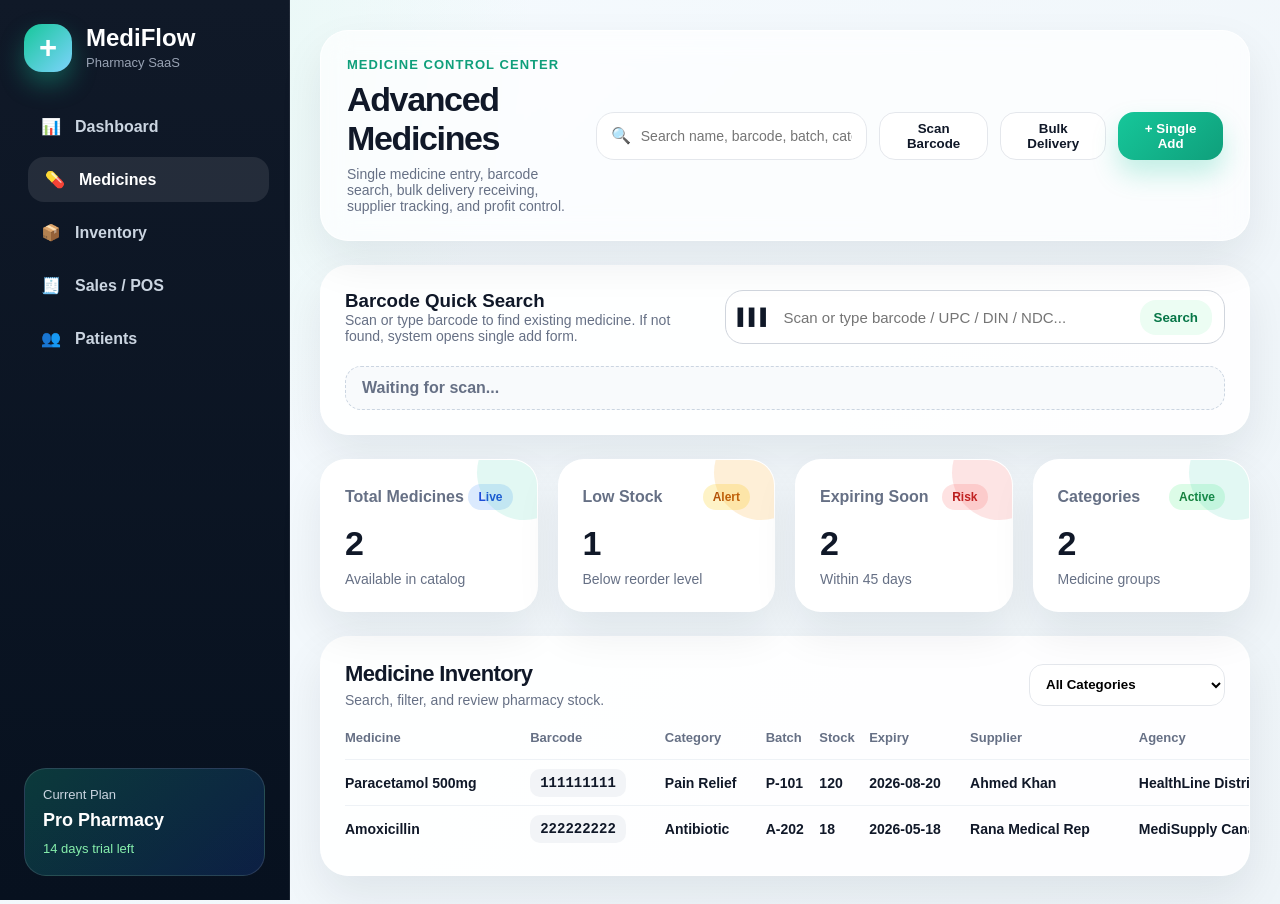
<file: frontend/medicines.html>
<!DOCTYPE html>
<html lang="en">
<head>
  <meta charset="UTF-8" />
  <meta name="viewport" content="width=device-width, initial-scale=1.0" />

  <title>MediFlow SaaS | Medicines v3</title>

  <link rel="stylesheet" href="assets/css/dashboard.css" />
  <link rel="stylesheet" href="assets/css/medicines.css" />
</head>

<body>
  <div class="app-shell">

    <aside class="sidebar">
      <div class="brand">
        <div class="brand-icon">+</div>
        <div>
          <h2>MediFlow</h2>
          <p>Pharmacy SaaS</p>
        </div>
      </div>

      <nav class="nav-menu">
        <a class="nav-link" href="index.html"><span>📊</span>Dashboard</a>
        <a class="nav-link active" href="medicines.html"><span>💊</span>Medicines</a>
        <a class="nav-link" href="inventory.html"><span>📦</span>Inventory</a>
        <a class="nav-link" href="sales.html"><span>🧾</span>Sales / POS</a>
        <a class="nav-link" href="patients.html"><span>👥</span>Patients</a>
      </nav>

      <div class="sidebar-card">
        <p>Current Plan</p>
        <h3>Pro Pharmacy</h3>
        <span>14 days trial left</span>
      </div>
    </aside>

    <main class="main-content">

      <header class="topbar">
        <div>
          <p class="eyebrow">Medicine Control Center</p>
          <h1>Advanced Medicines</h1>
          <p class="muted">Single medicine entry, barcode search, bulk delivery receiving, supplier tracking, and profit control.</p>
        </div>

        <div class="top-actions">
          <div class="search-box">
            <span>🔍</span>
            <input id="medicineSearch" type="text" placeholder="Search name, barcode, batch, category..." />
          </div>

          <button class="ghost-btn" id="scanFocusBtn">Scan Barcode</button>
          <button class="ghost-btn" id="openBulkReceiving">Bulk Delivery</button>
          <button class="primary-btn" id="openAddMedicine">+ Single Add</button>
        </div>
      </header>

      <section class="barcode-panel panel">
        <div>
          <h3>Barcode Quick Search</h3>
          <p class="muted">Scan or type barcode to find existing medicine. If not found, system opens single add form.</p>
        </div>

        <div class="barcode-input-wrap">
          <span>▌▌▌</span>
          <input id="barcodeScannerInput" type="text" placeholder="Scan or type barcode / UPC / DIN / NDC..." />
          <button class="small-btn" id="barcodeSearchBtn">Search</button>
        </div>

        <p class="scan-result" id="scanResult">Waiting for scan...</p>
      </section>

      <section class="kpi-grid">
        <div class="kpi-card">
          <div class="kpi-top">
            <p>Total Medicines</p>
            <span class="pill blue">Live</span>
          </div>
          <h2 id="totalMedicines">0</h2>
          <p class="muted">Available in catalog</p>
        </div>

        <div class="kpi-card warning">
          <div class="kpi-top">
            <p>Low Stock</p>
            <span class="pill orange">Alert</span>
          </div>
          <h2 id="lowStockCount">0</h2>
          <p class="muted">Below reorder level</p>
        </div>

        <div class="kpi-card danger">
          <div class="kpi-top">
            <p>Expiring Soon</p>
            <span class="pill red">Risk</span>
          </div>
          <h2 id="expiringCount">0</h2>
          <p class="muted">Within 45 days</p>
        </div>

        <div class="kpi-card">
          <div class="kpi-top">
            <p>Categories</p>
            <span class="pill green">Active</span>
          </div>
          <h2 id="categoryCount">0</h2>
          <p class="muted">Medicine groups</p>
        </div>
      </section>

      <section class="panel medicine-panel">
        <div class="panel-header">
          <div>
            <h3>Medicine Inventory</h3>
            <p class="muted">Search, filter, and review pharmacy stock.</p>
          </div>

          <select id="categoryFilter">
            <option value="all">All Categories</option>
          </select>
        </div>

        <table>
          <thead>
            <tr>
              <th>Medicine</th>
              <th>Barcode</th>
              <th>Category</th>
              <th>Batch</th>
              <th>Stock</th>
              <th>Expiry</th>
              <th>Supplier</th>
              <th>Agency</th>
              <th>Company</th>
              <th>Cost</th>
              <th>Sell</th>
              <th>Profit</th>
              <th>Status</th>
            </tr>
          </thead>

          <tbody id="medicineTableBody"></tbody>
        </table>
      </section>

    </main>
  </div>

  <!-- Single Add Modal -->
  <div class="modal-overlay" id="medicineModal">
    <div class="modal large-modal">
      <div class="modal-header">
        <div>
          <h2>Single Add Medicine</h2>
          <p class="muted">Add one medicine manually or from barcode search.</p>
        </div>
        <button id="closeAddMedicine">×</button>
      </div>

      <form id="medicineForm">
        <div class="form-grid">
          <label>
            Medicine Name
            <input id="medicineName" type="text" required placeholder="Example: Paracetamol 500mg" />
          </label>

          <label>
            Barcode / UPC / DIN / NDC
            <input id="medicineBarcode" type="text" placeholder="Example: 062600123456" />
          </label>

          <label>
            Category
            <select id="medicineCategory" required></select>
          </label>

          <label>
            Add New Category
            <input id="newCategoryInput" type="text" placeholder="Example: Respiratory" />
          </label>

          <label>
            Batch Number
            <input id="medicineBatch" type="text" required placeholder="Example: B-204" />
          </label>

          <label>
            Stock Quantity
            <input id="medicineStock" type="number" required min="0" placeholder="Example: 120" />
          </label>

          <label>
            Reorder Level
            <input id="medicineReorderLevel" type="number" required min="0" value="20" />
          </label>

          <label>
            Expiry Date
            <input id="medicineExpiry" type="date" required />
          </label>

          <label>
            Supplier / Medical Rep Name
            <input id="medicineSupplier" type="text" placeholder="Example: Ahmed Khan" />
          </label>

          <label>
            Agency / Distributor Name
            <input id="medicineAgency" type="text" placeholder="Example: MedSupply Canada" />
          </label>

          <label>
            Company / Manufacturer
            <input id="medicineCompany" type="text" placeholder="Example: Pfizer" />
          </label>

          <label>
            Cost Price / Buying Price
            <input id="medicineCostPrice" type="number" step="0.01" min="0" placeholder="Example: 5.50" />
          </label>

          <label>
            Selling Price
            <input id="medicinePrice" type="number" step="0.01" min="0" placeholder="Example: 12.99" />
          </label>
        </div>

        <button class="primary-btn form-submit" type="submit">Save Medicine</button>
      </form>
    </div>
  </div>

  <!-- Bulk Delivery Receiving Modal -->
  <div class="modal-overlay" id="bulkReceivingModal">
    <div class="modal xlarge-modal">
      <div class="modal-header">
        <div>
          <h2>Bulk Delivery Receiving</h2>
          <p class="muted">Scan delivery medicines, verify bill, edit mistakes, then confirm all stock together.</p>
        </div>
        <button id="closeBulkReceiving">×</button>
      </div>

      <section class="receiving-header">
        <label>
          Invoice / Bill Number
          <input id="deliveryInvoice" type="text" placeholder="Example: INV-77882" />
        </label>

        <label>
          Supplier / Medical Rep Name
          <input id="deliverySupplier" type="text" placeholder="Example: Ahmed Khan" />
        </label>

        <label>
          Agency / Distributor Name
          <input id="deliveryAgency" type="text" placeholder="Example: HealthLine Distributors" />
        </label>

        <label>
          Company / Manufacturer
          <input id="deliveryCompany" type="text" placeholder="Example: Pfizer / GSK / Sanofi" />
        </label>

        <label>
          Delivery Date
          <input id="deliveryDate" type="date" />
        </label>

        <label>
          Notes
          <input id="deliveryNotes" type="text" placeholder="Optional notes..." />
        </label>
      </section>

      <section class="bulk-scan-card">
        <div class="bulk-scan-row">
          <label>
            Scan Barcode
            <input id="bulkBarcode" type="text" placeholder="Scan barcode and press Enter..." />
          </label>

          <label>
            Medicine Name
            <input id="bulkMedicineName" type="text" placeholder="Auto-filled if existing" />
          </label>

          <label>
            Batch
            <input id="bulkBatch" type="text" placeholder="Batch number" />
          </label>

          <label>
            Quantity
            <input id="bulkQuantity" type="number" min="1" value="1" />
          </label>

          <label>
            Expiry
            <input id="bulkExpiry" type="date" />
          </label>

          <label>
            Cost Price
            <input id="bulkCostPrice" type="number" step="0.01" min="0" placeholder="0.00" />
          </label>

          <label>
            Selling Price
            <input id="bulkSellingPrice" type="number" step="0.01" min="0" placeholder="0.00" />
          </label>
        </div>

        <button class="primary-btn form-submit" id="addBulkItem" type="button">Add to Delivery Table</button>
      </section>

      <section class="bulk-table-panel">
        <div class="panel-header">
          <div>
            <h3>Delivery Verification Table</h3>
            <p class="muted">Review all scanned medicines before final stock update.</p>
          </div>

          <button class="ghost-btn" id="clearBulkItems" type="button">Clear Table</button>
        </div>

        <div class="bulk-table-wrap">
          <table>
            <thead>
              <tr>
                <th>Barcode</th>
                <th>Medicine</th>
                <th>Batch</th>
                <th>Qty</th>
                <th>Expiry</th>
                <th>Cost</th>
                <th>Sell</th>
                <th>Profit</th>
                <th>Actions</th>
              </tr>
            </thead>

            <tbody id="bulkTableBody">
              <tr>
                <td colspan="9" class="empty-row">No delivery items added yet.</td>
              </tr>
            </tbody>
          </table>
        </div>

        <div class="bulk-summary">
          <div>
            <p class="muted">Total Items</p>
            <h3 id="bulkTotalItems">0</h3>
          </div>

          <div>
            <p class="muted">Total Quantity</p>
            <h3 id="bulkTotalQuantity">0</h3>
          </div>

          <div>
            <p class="muted">Estimated Cost</p>
            <h3 id="bulkTotalCost">$0.00</h3>
          </div>

          <button class="primary-btn" id="confirmBulkDelivery" type="button">Confirm Delivery & Update Stock</button>
        </div>
      </section>
    </div>
  </div>

  <script src="assets/js/medicines.js"></script>
</body>
</html>
</file>
<file: frontend/assets/css/dashboard.css>
:root {
  --bg: #eef4f8;
  --panel: #ffffff;
  --sidebar: #101928;
  --sidebar-soft: #1d2939;
  --text: #101828;
  --muted: #667085;
  --border: #e4e7ec;
  --green: #16c79a;
  --green-dark: #0f9f7b;
  --blue: #2563eb;
  --orange: #f59e0b;
  --red: #ef4444;
  --shadow: 0 20px 45px rgba(16, 24, 40, 0.08);
}

* {
  margin: 0;
  padding: 0;
  box-sizing: border-box;
  font-family: Inter, Arial, sans-serif;
}

body {
  min-height: 100vh;
  background: radial-gradient(circle at top left, #e0f7ef, transparent 34%),
              linear-gradient(135deg, #f6fbff, var(--bg));
  color: var(--text);
}

.app-shell {
  display: flex;
  min-height: 100vh;
}

/* Sidebar */
.sidebar {
  width: 290px;
  height: 100vh;
  position: fixed;
  left: 0;
  top: 0;
  background: linear-gradient(180deg, #101928, #07111f);
  color: white;
  padding: 24px;
  display: flex;
  flex-direction: column;
  border-right: 1px solid rgba(255,255,255,0.08);
}

.brand {
  display: flex;
  align-items: center;
  gap: 14px;
  margin-bottom: 32px;
}

.brand-icon {
  width: 48px;
  height: 48px;
  border-radius: 18px;
  background: linear-gradient(135deg, var(--green), #7dd3fc);
  display: grid;
  place-items: center;
  font-size: 31px;
  font-weight: 900;
  box-shadow: 0 12px 25px rgba(22, 199, 154, 0.35);
}

.brand h2 {
  font-size: 24px;
  line-height: 1;
}

.brand p {
  color: #98a2b3;
  font-size: 13px;
  margin-top: 5px;
}

.nav-menu {
  display: flex;
  flex-direction: column;
  gap: 8px;
}

.nav-link {
  color: #cbd5e1;
  text-decoration: none;
  padding: 13px 15px;
  border-radius: 16px;
  display: flex;
  gap: 12px;
  align-items: center;
  font-weight: 650;
  transition: 0.2s ease;
}

.nav-link span {
  width: 24px;
  text-align: center;
}

.nav-link:hover,
.nav-link.active {
  color: white;
  background: rgba(255,255,255,0.09);
  transform: translateX(4px);
}

.sidebar-card {
  margin-top: auto;
  background: linear-gradient(135deg, rgba(22,199,154,0.22), rgba(37,99,235,0.18));
  border: 1px solid rgba(255,255,255,0.12);
  padding: 18px;
  border-radius: 22px;
}

.sidebar-card p {
  color: #cbd5e1;
  font-size: 13px;
}

.sidebar-card h3 {
  margin: 8px 0;
  font-size: 18px;
}

.sidebar-card span {
  color: #86efac;
  font-size: 13px;
}

/* Main */
.main-content {
  margin-left: 290px;
  width: calc(100% - 290px);
  padding: 30px;
}

.topbar {
  background: rgba(255,255,255,0.68);
  backdrop-filter: blur(14px);
  border: 1px solid rgba(255,255,255,0.75);
  border-radius: 28px;
  padding: 26px;
  box-shadow: var(--shadow);
  display: flex;
  justify-content: space-between;
  gap: 24px;
  align-items: center;
  margin-bottom: 24px;
}

.eyebrow {
  color: var(--green-dark);
  font-size: 13px;
  font-weight: 900;
  letter-spacing: 0.08em;
  text-transform: uppercase;
  margin-bottom: 8px;
}

.topbar h1 {
  font-size: 34px;
  letter-spacing: -0.04em;
  margin-bottom: 8px;
}

.muted {
  color: var(--muted);
  font-size: 14px;
}

.top-actions {
  display: flex;
  align-items: center;
  gap: 12px;
}

.search-box {
  width: 330px;
  background: white;
  border: 1px solid var(--border);
  border-radius: 18px;
  padding: 0 14px;
  height: 48px;
  display: flex;
  align-items: center;
  gap: 10px;
}

.search-box input {
  border: none;
  outline: none;
  width: 100%;
  font-size: 14px;
}

.primary-btn,
.ghost-btn,
.small-btn {
  border: none;
  cursor: pointer;
  font-weight: 850;
  border-radius: 16px;
  transition: 0.2s ease;
}

.primary-btn {
  height: 48px;
  padding: 0 20px;
  background: linear-gradient(135deg, var(--green), var(--green-dark));
  color: white;
  box-shadow: 0 14px 26px rgba(22, 199, 154, 0.25);
}

.ghost-btn {
  height: 48px;
  padding: 0 18px;
  background: white;
  color: var(--text);
  border: 1px solid var(--border);
}

.small-btn {
  padding: 10px 14px;
  background: #ecfdf3;
  color: #067647;
}

.primary-btn:hover,
.ghost-btn:hover,
.small-btn:hover {
  transform: translateY(-2px);
}

/* KPI */
.kpi-grid {
  display: grid;
  grid-template-columns: repeat(4, 1fr);
  gap: 20px;
  margin-bottom: 24px;
}

.kpi-card {
  background: var(--panel);
  padding: 24px;
  border-radius: 26px;
  border: 1px solid rgba(255,255,255,0.8);
  box-shadow: var(--shadow);
  position: relative;
  overflow: hidden;
}

.kpi-card::after {
  content: "";
  position: absolute;
  width: 95px;
  height: 95px;
  border-radius: 50%;
  right: -35px;
  top: -35px;
  background: rgba(22,199,154,0.12);
}

.kpi-card.warning::after {
  background: rgba(245,158,11,0.16);
}

.kpi-card.danger::after {
  background: rgba(239,68,68,0.14);
}

.kpi-top {
  display: flex;
  align-items: center;
  justify-content: space-between;
  margin-bottom: 14px;
}

.kpi-top p {
  color: var(--muted);
  font-weight: 750;
}

.kpi-card h2 {
  font-size: 34px;
  letter-spacing: -0.04em;
  margin-bottom: 8px;
}

.pill {
  padding: 6px 10px;
  border-radius: 999px;
  font-size: 12px;
  font-weight: 900;
}

.pill.green {
  background: #dcfce7;
  color: #15803d;
}

.pill.blue {
  background: #dbeafe;
  color: #1d4ed8;
}

.pill.orange {
  background: #fef3c7;
  color: #b45309;
}

.pill.red {
  background: #fee2e2;
  color: #b91c1c;
}

/* Dashboard grid */
.dashboard-grid {
  display: grid;
  grid-template-columns: 2fr 1fr;
  gap: 22px;
}

.panel {
  background: rgba(255,255,255,0.9);
  border-radius: 28px;
  padding: 24px;
  box-shadow: var(--shadow);
  border: 1px solid rgba(255,255,255,0.85);
}

.panel-header {
  display: flex;
  justify-content: space-between;
  align-items: center;
  margin-bottom: 22px;
  gap: 14px;
}

.panel-header h3 {
  font-size: 22px;
  letter-spacing: -0.03em;
  margin-bottom: 5px;
}

.panel-header select {
  height: 42px;
  border-radius: 14px;
  border: 1px solid var(--border);
  padding: 0 12px;
  background: white;
  outline: none;
  font-weight: 700;
}

.chart-panel canvas {
  width: 100% !important;
  height: 290px !important;
}

/* Health */
.health-score {
  display: flex;
  align-items: center;
  gap: 18px;
  background: #f8fafc;
  padding: 18px;
  border-radius: 22px;
  margin-bottom: 20px;
}

.circle-score {
  width: 96px;
  height: 96px;
  border-radius: 50%;
  background: conic-gradient(var(--green) 86%, #e5e7eb 0);
  display: grid;
  place-items: center;
  flex-shrink: 0;
}

.circle-score span {
  width: 72px;
  height: 72px;
  background: white;
  border-radius: 50%;
  display: grid;
  place-items: center;
  font-weight: 950;
  font-size: 20px;
}

.health-score p {
  color: var(--muted);
  line-height: 1.5;
}

.progress-item {
  margin-bottom: 16px;
}

.progress-item > div:first-child {
  display: flex;
  justify-content: space-between;
  font-size: 14px;
  margin-bottom: 8px;
}

.progress-item span {
  color: var(--muted);
}

.progress-bar {
  height: 10px;
  background: #edf2f7;
  border-radius: 999px;
  overflow: hidden;
}

.progress-bar span {
  display: block;
  height: 100%;
  background: linear-gradient(90deg, var(--green), #60a5fa);
  border-radius: 999px;
}

/* Table */
.table-panel {
  min-height: 330px;
}

table {
  width: 100%;
  border-collapse: collapse;
}

th {
  text-align: left;
  color: var(--muted);
  font-size: 13px;
  padding-bottom: 14px;
}

td {
  padding: 16px 0;
  border-top: 1px solid #eef2f6;
  font-weight: 650;
  font-size: 14px;
}

.status {
  padding: 7px 12px;
  border-radius: 999px;
  font-size: 12px;
  font-weight: 900;
}

.status.paid {
  background: #dcfce7;
  color: #15803d;
}

.status.pending {
  background: #fef3c7;
  color: #92400e;
}

/* Alerts */
.alert-card {
  padding: 16px;
  border-radius: 20px;
  margin-bottom: 14px;
  background: #f8fafc;
  border: 1px solid #eef2f6;
}

.alert-card strong {
  display: block;
  margin-bottom: 6px;
}

.alert-card p {
  color: var(--muted);
  font-size: 14px;
  line-height: 1.4;
}

.red-alert {
  border-left: 5px solid var(--red);
}

.orange-alert {
  border-left: 5px solid var(--orange);
}

.blue-alert {
  border-left: 5px solid var(--blue);
}

.green-alert {
  border-left: 5px solid var(--green);
}

/* Responsive */
@media (max-width: 1250px) {
  .topbar {
    align-items: flex-start;
    flex-direction: column;
  }

  .top-actions {
    width: 100%;
    flex-wrap: wrap;
  }

  .search-box {
    width: 100%;
  }

  .kpi-grid {
    grid-template-columns: repeat(2, 1fr);
  }

  .dashboard-grid {
    grid-template-columns: 1fr;
  }
}

@media (max-width: 850px) {
  .sidebar {
    position: relative;
    width: 100%;
    height: auto;
  }

  .app-shell {
    flex-direction: column;
  }

  .main-content {
    margin-left: 0;
    width: 100%;
    padding: 18px;
  }

  .kpi-grid {
    grid-template-columns: 1fr;
  }

  .top-actions {
    flex-direction: column;
    align-items: stretch;
  }

  .primary-btn,
  .ghost-btn {
    width: 100%;
  }
}
</file>
<file: frontend/assets/css/medicines.css>
/* Barcode Panel */
.barcode-panel {
  margin-bottom: 24px;
  display: grid;
  grid-template-columns: 1fr 1.4fr;
  gap: 22px;
  align-items: center;
}

.barcode-input-wrap {
  height: 54px;
  background: #ffffff;
  border: 1px solid #d0d5dd;
  border-radius: 18px;
  display: flex;
  align-items: center;
  gap: 12px;
  padding: 0 12px;
}

.barcode-input-wrap input {
  border: none;
  outline: none;
  flex: 1;
  font-size: 15px;
}

.scan-result {
  grid-column: 1 / -1;
  background: #f8fafc;
  border: 1px dashed #cbd5e1;
  color: #667085;
  padding: 12px 16px;
  border-radius: 16px;
  font-weight: 700;
}

/* Medicine Table */
.medicine-panel {
  overflow-x: auto;
}

.medicine-panel table {
  width: 100%;
  min-width: 1350px;
  border-collapse: collapse;
}

.medicine-panel th {
  text-align: left;
  font-size: 13px;
  color: #667085;
  padding-bottom: 14px;
}

.medicine-panel td {
  padding: 14px 0;
  border-top: 1px solid #eef2f6;
  font-size: 14px;
  font-weight: 650;
}

.medicine-name {
  font-weight: 900;
}

.barcode-code {
  font-family: Consolas, monospace;
  background: #f2f4f7;
  padding: 6px 10px;
  border-radius: 10px;
}

/* 💰 Profit Styling */
.profit-positive {
  color: #16a34a;
  font-weight: 900;
}

.profit-negative {
  color: #dc2626;
  font-weight: 900;
}

/* Status */
.status-pill {
  padding: 7px 12px;
  border-radius: 999px;
  font-size: 12px;
  font-weight: 900;
}

.status-ok {
  background: #dcfce7;
  color: #15803d;
}

.status-low {
  background: #fef3c7;
  color: #92400e;
}

.status-expiring {
  background: #fee2e2;
  color: #b91c1c;
}

.status-expired {
  background: #7f1d1d;
  color: white;
}

/* Modal */
.modal-overlay {
  position: fixed;
  inset: 0;
  background: rgba(16, 24, 40, 0.58);
  backdrop-filter: blur(7px);
  display: none;
  align-items: center;
  justify-content: center;
  z-index: 1000;
  padding: 22px;
}

.modal-overlay.active {
  display: flex;
}

.modal {
  width: 620px;
  max-height: 92vh;
  overflow-y: auto;
  background: white;
  border-radius: 28px;
  padding: 26px;
  box-shadow: 0 30px 80px rgba(0,0,0,0.25);
}

.large-modal {
  width: 860px;
}

.xlarge-modal {
  width: min(1200px, 96vw);
}

/* Form */
.form-grid,
.receiving-header,
.bulk-scan-row {
  display: grid;
  grid-template-columns: repeat(2, 1fr);
  gap: 18px;
}

.bulk-scan-row {
  grid-template-columns: repeat(4, 1fr);
}

.form-grid input,
.form-grid select,
.receiving-header input,
.bulk-scan-row input {
  margin-top: 7px;
  height: 44px;
  border-radius: 14px;
  border: 1px solid #d0d5dd;
  padding: 0 13px;
  font-size: 14px;
  outline: none;
}

.form-grid input:focus,
.form-grid select:focus,
.receiving-header input:focus,
.bulk-scan-row input:focus {
  border-color: #16c79a;
  box-shadow: 0 0 0 4px rgba(22,199,154,0.18);
}

.form-submit {
  width: 100%;
  height: 50px;
}

/* Bulk Table */
.bulk-table-panel {
  background: #ffffff;
  border: 1px solid #e4e7ec;
  padding: 18px;
  border-radius: 22px;
}

.bulk-table-panel table {
  width: 100%;
  min-width: 1000px;
  border-collapse: collapse;
}

.bulk-table-panel th {
  text-align: left;
  color: #667085;
  font-size: 13px;
  padding-bottom: 12px;
}

.bulk-table-panel td {
  padding: 14px 0;
  border-top: 1px solid #eef2f6;
}

/* Action buttons */
.action-btn {
  border: none;
  padding: 8px 12px;
  border-radius: 12px;
  font-weight: 900;
  cursor: pointer;
  margin-right: 6px;
}

.edit-btn {
  background: #dbeafe;
  color: #1d4ed8;
}

.delete-btn {
  background: #fee2e2;
  color: #b91c1c;
}

/* Summary */
.bulk-summary {
  margin-top: 18px;
  display: grid;
  grid-template-columns: repeat(4, 1fr);
  gap: 14px;
  align-items: center;
}

.bulk-summary > div {
  background: #f8fafc;
  border: 1px solid #eef2f6;
  border-radius: 18px;
  padding: 14px;
}

.bulk-summary h3 {
  margin-top: 5px;
}

/* Responsive */
@media (max-width: 1000px) {
  .barcode-panel,
  .form-grid,
  .receiving-header,
  .bulk-summary {
    grid-template-columns: 1fr;
  }

  .bulk-scan-row {
    grid-template-columns: repeat(2, 1fr);
  }
}

@media (max-width: 650px) {
  .bulk-scan-row {
    grid-template-columns: 1fr;
  }
}
</file>
